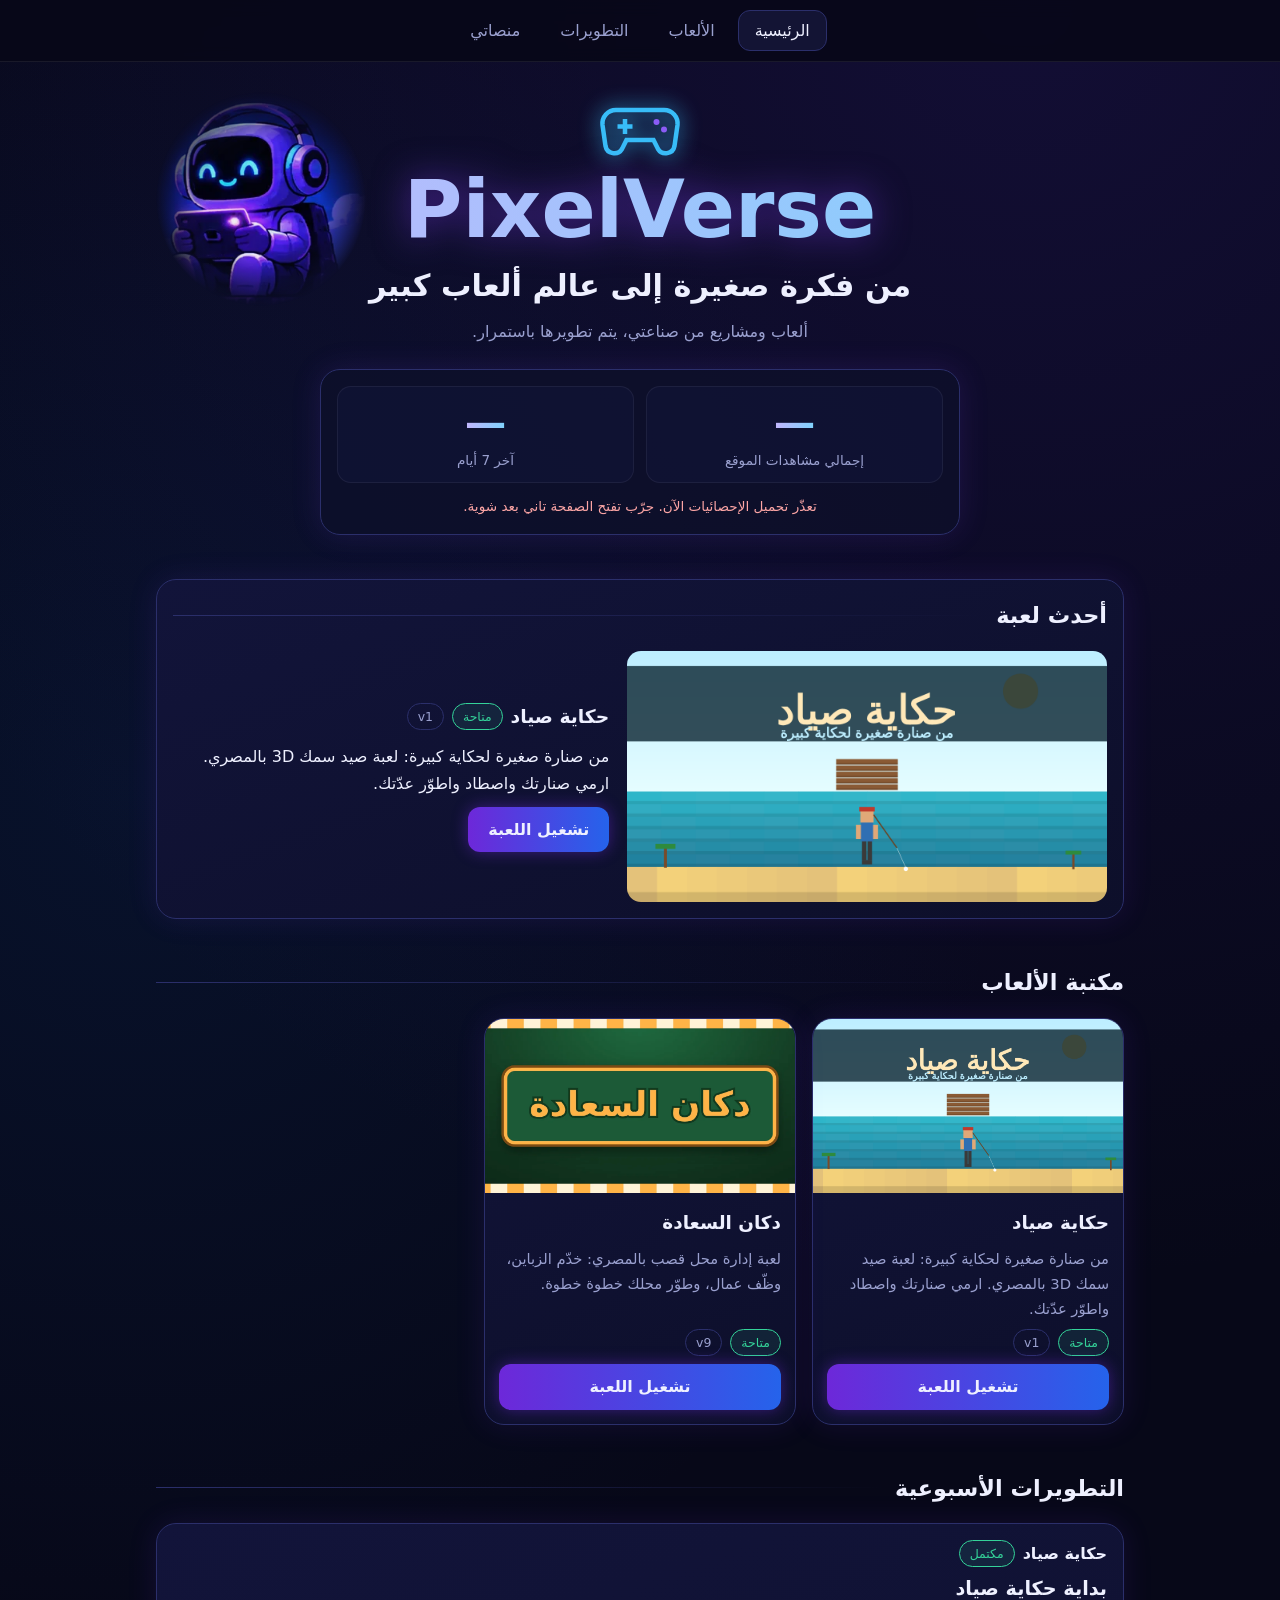
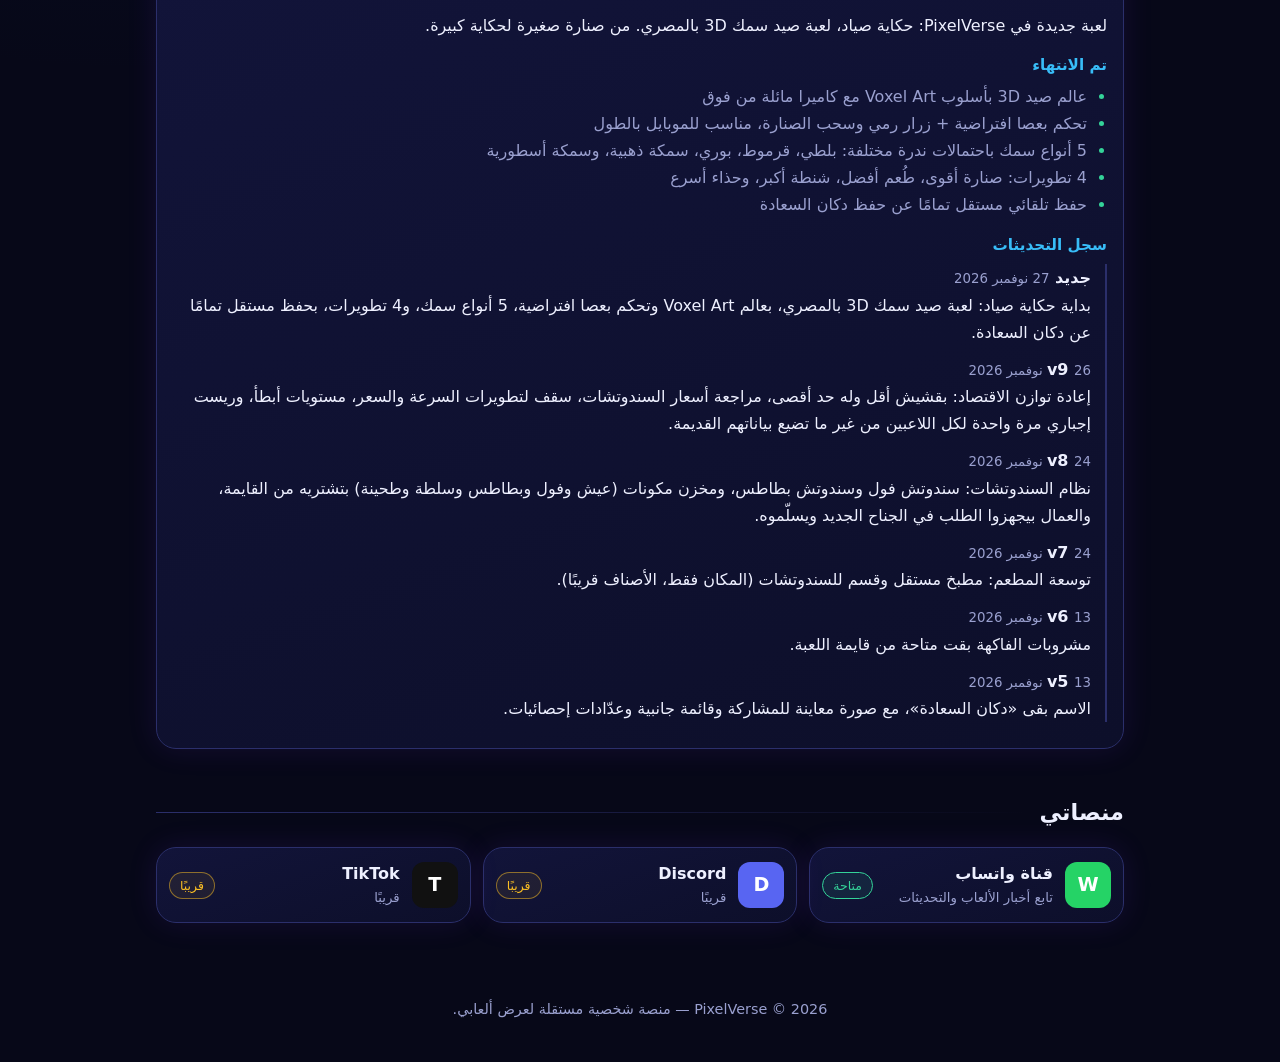
<file: index.html>
<!doctype html>
<html lang="ar" dir="rtl">
<head>
<meta charset="utf-8">
<meta name="viewport" content="width=device-width,initial-scale=1,viewport-fit=cover">
<title>PixelVerse | من فكرة صغيرة إلى عالم ألعاب كبير</title>
<meta name="description" content="PixelVerse منصة شخصية لعرض الألعاب التي أصنعها بنفسي: العب دكان السعادة، تابع التطويرات الأسبوعية وتواصل معي.">
<meta name="theme-color" content="#070818">
<link rel="canonical" href="https://srsizer643-crypto.github.io/pixelverse/">
<meta property="og:type" content="website"><meta property="og:locale" content="ar_AR">
<meta property="og:title" content="PixelVerse | من فكرة صغيرة إلى عالم ألعاب كبير">
<meta property="og:description" content="ألعاب ومشاريع من صناعتي، يتم تطويرها باستمرار.">
<meta property="og:image" content="https://srsizer643-crypto.github.io/pixelverse/og-pixelverse.jpg?v=1">
<link rel="icon" href="assets/images/favicon.svg" type="image/svg+xml">
<link rel="stylesheet" href="assets/css/style.css">
</head>
<body>
<header class="nav"><nav>
  <a href="#home" class="on">الرئيسية</a><a href="#games">الألعاب</a><a href="#weekly">التطويرات</a><a href="#platforms">منصاتي</a>
</nav></header>

<main>
<section id="home" class="hero">
  <img class="robot" src="assets/images/robot.webp" alt="روبوت PixelVerse" width="270" height="275" decoding="async">
  <svg class="pad" viewBox="0 0 64 40" aria-hidden="true"><path d="M16 8h32a9 9 0 0 1 9 10l-2 14a6 6 0 0 1-11 2l-3-6H23l-3 6a6 6 0 0 1-11-2L7 18a9 9 0 0 1 9-10z" fill="none" stroke="currentColor" stroke-width="3"/><path d="M22 14v10M17 19h10" stroke="currentColor" stroke-width="3"/><circle cx="43" cy="16" r="2"/><circle cx="48" cy="21" r="2"/></svg>
  <h1 class="logo" dir="ltr">PixelVerse</h1>
  <p class="tag">من فكرة صغيرة إلى عالم ألعاب كبير</p>
  <p class="sub">ألعاب ومشاريع من صناعتي، يتم تطويرها باستمرار.</p>

  <div class="stats" id="stats" aria-live="polite">
    <div class="stat"><b id="sp">—</b><span>إجمالي مشاهدات الموقع</span></div>
    <div class="stat"><b id="sw">—</b><span>آخر 7 أيام</span></div>
    <div class="spark" id="spark" hidden><div class="bars" id="bars"></div><span class="cap">المشاهدات اليومية</span></div>
    <p id="snote" class="snote">جاري تحميل الإحصائيات…</p>
  </div>
</section>

<section id="latest" class="card"><h2>أحدث لعبة</h2><div id="latestGame"></div></section>
<section id="games"><h2>مكتبة الألعاب</h2><div id="gameGrid" class="grid"></div></section>
<section id="weekly"><h2>التطويرات الأسبوعية</h2><div id="weeklyBox" class="card"></div></section>
<section id="platforms"><h2>منصاتي</h2><div id="platList" class="plats"></div></section>
</main>

<footer>PixelVerse © <span id="yr"></span> — منصة شخصية مستقلة لعرض ألعابي.</footer>
<script src="data/site.js"></script>
<script src="assets/js/app.js" defer></script>
<script src="assets/js/stats.js" defer></script>
</body>
</html>
</file>
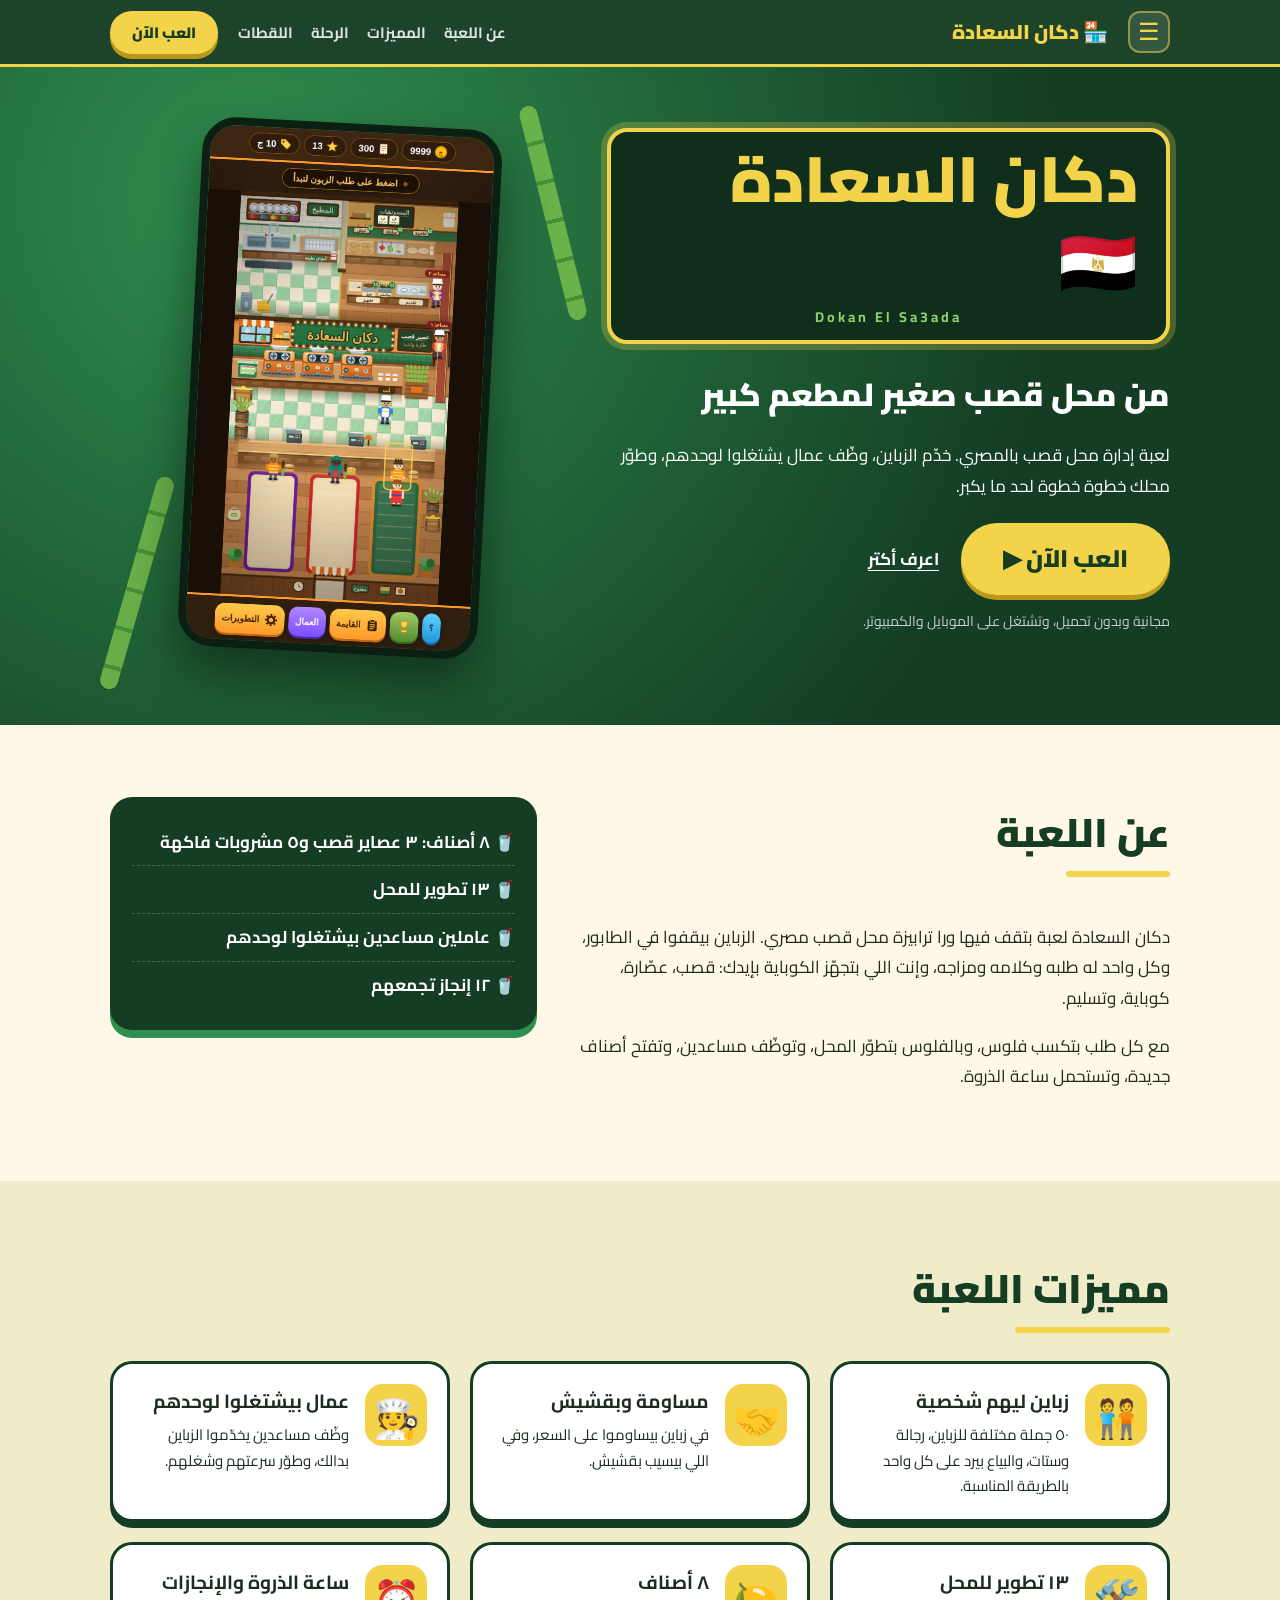
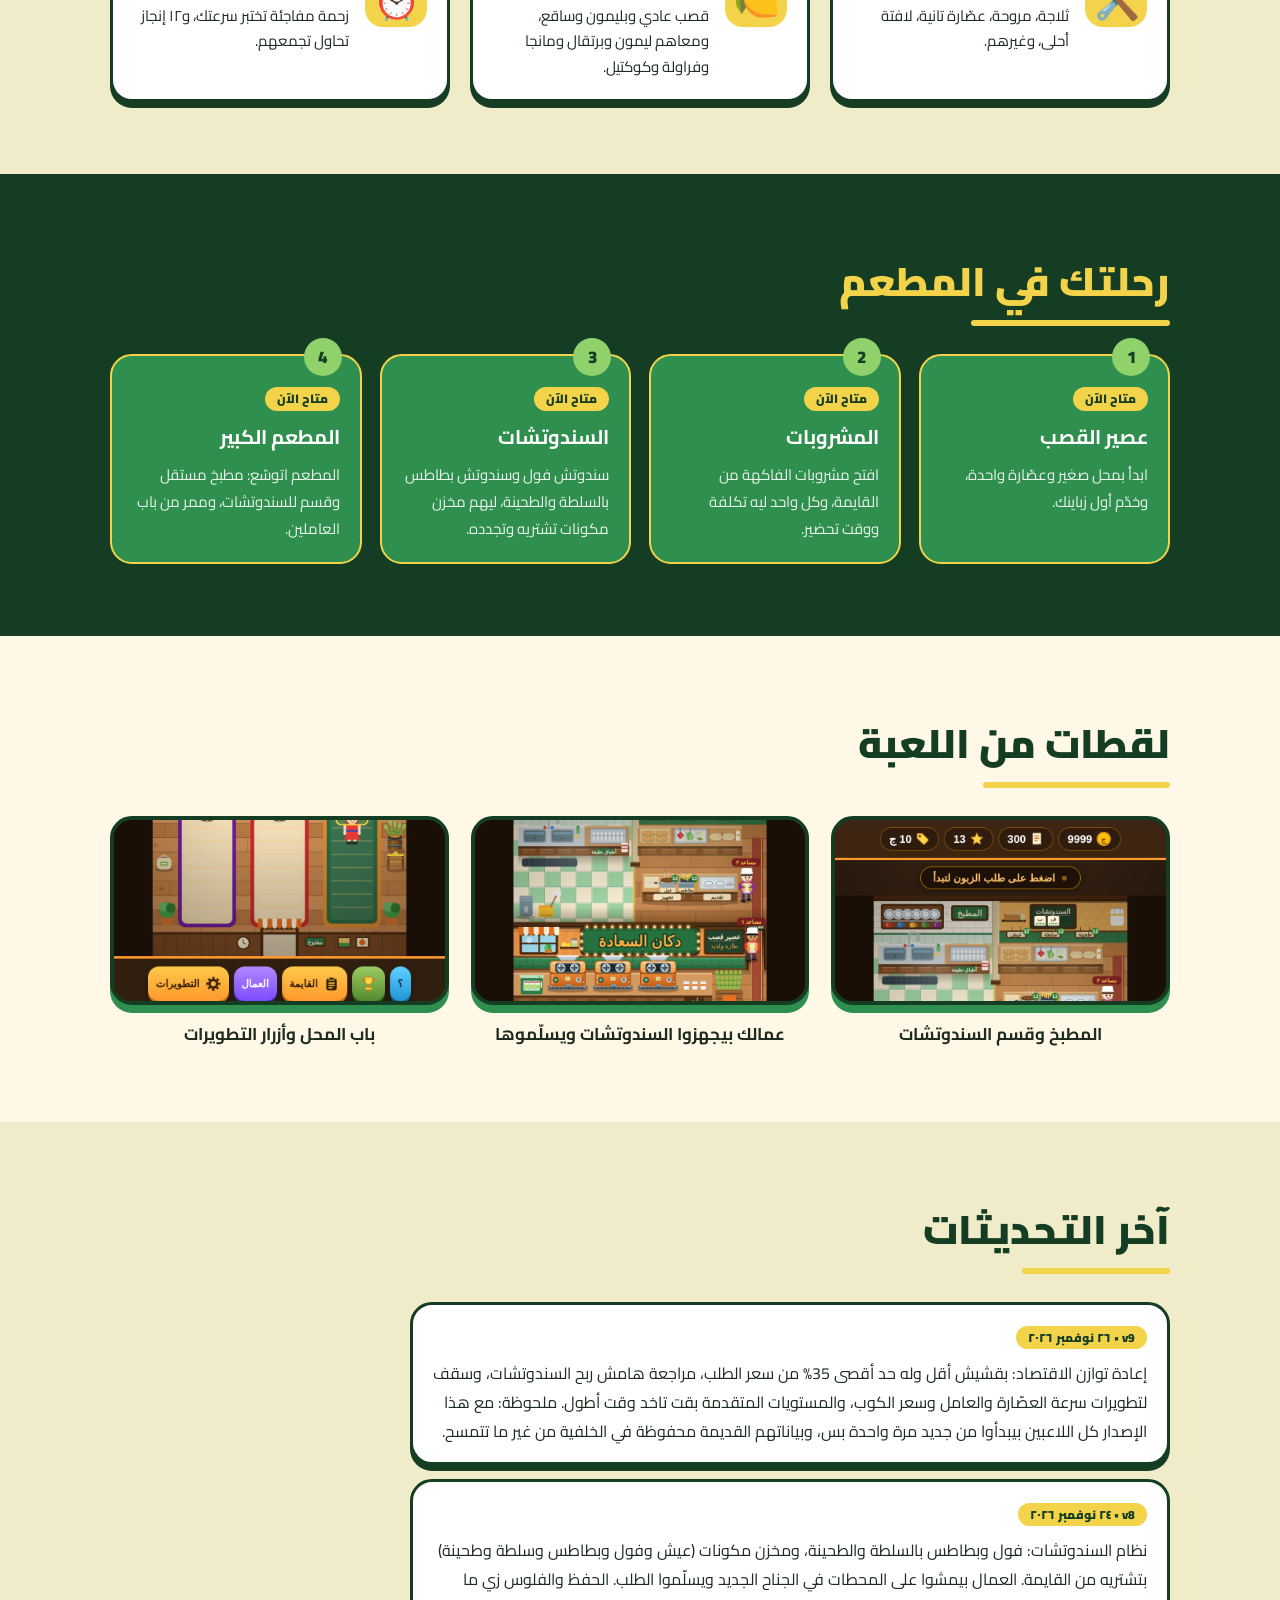
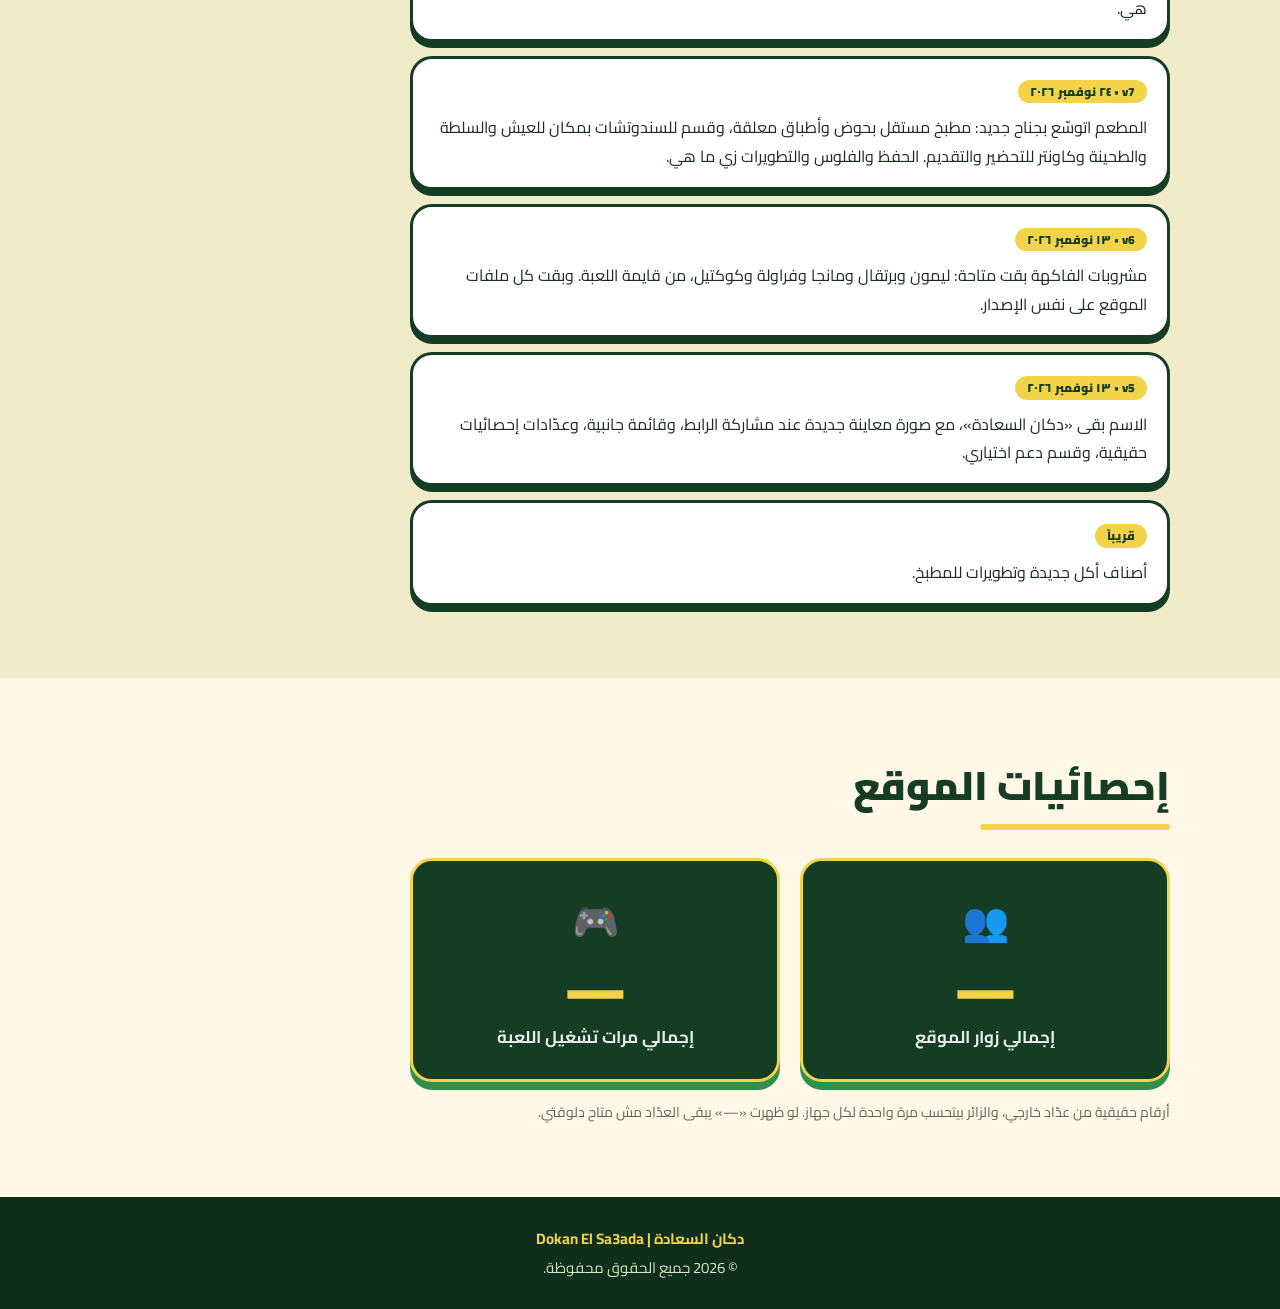
<file: games/dokan/index.html>
<!DOCTYPE html>
<!-- دكان السعادة | الإصدار v9 | تاريخ التحديث 2026-11-26 -->
<html lang="ar" dir="rtl">
<head>
<meta charset="utf-8">
<meta name="viewport" content="width=device-width, initial-scale=1, viewport-fit=cover">
<title>دكان السعادة 🇪🇬 | Dokan El Sa3ada – الموقع الرسمي للعبة</title>
<meta name="description" content="الموقع الرسمي للعبة دكان السعادة: لعبة إدارة محل قصب بالمصري. خدّم الزباين، وظّف عمال، وطوّر محلك. العب مجاناً من الموبايل أو الكمبيوتر.">
<meta property="og:site_name" content="دكان السعادة"><meta property="og:title" content="دكان السعادة 🇪🇬 | Dokan El Sa3ada"><meta property="og:description" content="من محل قصب صغير لمطعم كبير. العب مجاناً."><meta property="og:type" content="website"><meta property="og:locale" content="ar_EG"><meta property="og:url" content="https://srsizer643-crypto.github.io/g3an_3tshan/"><meta property="og:image" content="https://srsizer643-crypto.github.io/g3an_3tshan/og-dokan.png?v=8"><meta property="og:image:type" content="image/png"><meta property="og:image:width" content="1200"><meta property="og:image:height" content="630"><meta property="og:image:alt" content="دكان السعادة – لعبة إدارة محل قصب بالمصري"><meta name="twitter:card" content="summary_large_image"><meta name="twitter:title" content="دكان السعادة 🇪🇬 | Dokan El Sa3ada"><meta name="twitter:description" content="من محل قصب صغير لمطعم كبير. العب مجاناً."><meta name="twitter:image" content="https://srsizer643-crypto.github.io/g3an_3tshan/og-dokan.png?v=8">
<meta name="theme-color" content="#143d24">
<link rel="icon" type="image/png" sizes="512x512" href="icon.png?v=10"><link rel="apple-touch-icon" href="icon.png?v=10">
<link rel="icon" href="data:image/svg+xml,%3Csvg xmlns='http://www.w3.org/2000/svg' viewBox='0 0 100 100'%3E%3Crect width='100' height='100' rx='22' fill='%23c26a0e'/%3E%3Ctext x='50' y='72' font-size='60' text-anchor='middle'%3E%F0%9F%8F%AA%3C/text%3E%3C/svg%3E">
<link rel="preconnect" href="https://fonts.googleapis.com"><link rel="preconnect" href="https://fonts.gstatic.com" crossorigin>
<link href="https://fonts.googleapis.com/css2?family=Cairo:wght@500;700;900&display=swap" rel="stylesheet">
<link rel="stylesheet" href="style.css?v=10">
</head>
<body>

<header class="nav">
  <div class="wrap">
    <button class="menu-btn" id="menuBtn" type="button" aria-label="فتح القائمة" aria-controls="menu" aria-expanded="false">☰</button>
    <a class="logo" href="#top">🏪 دكان السعادة</a>
    <nav aria-label="أقسام الموقع">
      <a href="#about">عن اللعبة</a>
      <a href="#features">المميزات</a>
      <a href="#journey">الرحلة</a>
      <a href="#shots">اللقطات</a>
    </nav>
    <button class="btn sm" data-play>العب الآن</button>
  </div>
</header>

<div class="menu-back" id="menuBack"></div>
<aside class="menu" id="menu" aria-hidden="true" aria-label="القائمة الجانبية">
  <div class="menu-head"><b>🏪 دكان السعادة</b><button id="menuClose" type="button" aria-label="إغلاق القائمة">✕</button></div>
  <ul>
    <li><a href="#top">🏠 الرئيسية</a></li>
    <li><button type="button" data-play>▶ العب الآن</button></li>
    <li><a href="#shots">📸 صور اللعبة</a></li>
    <li><a href="#updates">🆕 آخر التحديثات</a></li>
    <li><a href="#stats">📊 إحصائيات الموقع</a></li>
    <li><button type="button" id="supportBtn" aria-expanded="false" aria-controls="support">💛 ادعم المطور</button></li>
    <li><a href="#about">ℹ️ عن اللعبة</a></li>
  </ul>
  <div class="support" id="support" hidden>
    <h3>ادعم دكان السعادة</h3>
    <p>الدعم اختياري تماماً، واللعبة هتفضل مجانية للجميع سواء دعمت أو لأ. لو عجبتك وحبيت تساعد في تطويرها، ده رقم Vodafone Cash:</p>
    <div class="num" dir="ltr">01016900850</div>
    <button class="btn sm" id="copyNum" type="button">نسخ الرقم</button>
    <small>شكراً من قلبي 🧡</small>
  </div>
</aside>

<main id="top">
  <section class="hero">
    <div class="wrap">
      <div class="hero-txt">
        <div class="sign"><h1>دكان السعادة 🇪🇬</h1><small>Dokan El Sa3ada</small></div>
        <p class="lead">من محل قصب صغير لمطعم كبير</p>
        <p>لعبة إدارة محل قصب بالمصري. خدّم الزباين، وظّف عمال يشتغلوا لوحدهم، وطوّر محلك خطوة خطوة لحد ما يكبر.</p>
        <div class="cta">
          <button class="btn big" data-play>العب الآن ▶</button>
          <a class="link" href="#about">اعرف أكتر</a>
        </div>
        <p class="note">مجانية وبدون تحميل، وتشتغل على الموبايل والكمبيوتر.</p>
      </div>
      <div class="art">
        <span class="cane c1"></span><span class="cane c2"></span>
        <div class="phone"><img src="preview.png?v=10" width="840" height="1520" alt="لقطة حقيقية من اللعبة: العمال بيجهزوا السندوتشات في الجناح الجديد"></div>
      </div>
    </div>
  </section>

  <section class="s" id="about">
    <div class="wrap about">
      <div>
        <h2>عن اللعبة</h2>
        <p>دكان السعادة لعبة بتقف فيها ورا ترابيزة محل قصب مصري. الزباين بيقفوا في الطابور، وكل واحد له طلبه وكلامه ومزاجه، وإنت اللي بتجهّز الكوباية بإيدك: قصب، عصّارة، كوباية، وتسليم.</p>
        <p>مع كل طلب بتكسب فلوس، وبالفلوس بتطوّر المحل، وتوظّف مساعدين، وتفتح أصناف جديدة، وتستحمل ساعة الذروة.</p>
      </div>
      <ul class="facts">
        <li>٨ أصناف: ٣ عصاير قصب و٥ مشروبات فاكهة</li>
        <li>١٣ تطوير للمحل</li>
        <li>عاملين مساعدين بيشتغلوا لوحدهم</li>
        <li>١٢ إنجاز تجمعهم</li>
      </ul>
    </div>
  </section>

  <section class="s alt" id="features">
    <div class="wrap">
      <h2>مميزات اللعبة</h2>
      <div class="grid">
        <article class="f"><i>🧑‍🤝‍🧑</i><div><h3>زباين ليهم شخصية</h3><p>٥٠ جملة مختلفة للزباين، رجالة وستات، والبياع بيرد على كل واحد بالطريقة المناسبة.</p></div></article>
        <article class="f"><i>🤝</i><div><h3>مساومة وبقشيش</h3><p>في زباين بيساوموا على السعر، وفي اللي بيسيب بقشيش.</p></div></article>
        <article class="f"><i>🧑‍🍳</i><div><h3>عمال بيشتغلوا لوحدهم</h3><p>وظّف مساعدين يخدّموا الزباين بدالك، وطوّر سرعتهم وشغلهم.</p></div></article>
        <article class="f"><i>🛠️</i><div><h3>١٣ تطوير للمحل</h3><p>ثلاجة، مروحة، عصّارة تانية، لافتة أحلى، وغيرهم.</p></div></article>
        <article class="f"><i>🍋</i><div><h3>٨ أصناف</h3><p>قصب عادي وبليمون وساقع، ومعاهم ليمون وبرتقال ومانجا وفراولة وكوكتيل.</p></div></article>
        <article class="f"><i>⏰</i><div><h3>ساعة الذروة والإنجازات</h3><p>زحمة مفاجئة تختبر سرعتك، و١٢ إنجاز تحاول تجمعهم.</p></div></article>
      </div>
    </div>
  </section>

  <section class="s dark" id="journey">
    <div class="wrap">
      <h2>رحلتك في المطعم</h2>
      <ol class="steps">
        <li class="on"><span class="b">متاح الآن</span><h3>عصير القصب</h3><p>ابدأ بمحل صغير وعصّارة واحدة، وخدّم أول زباينك.</p></li>
        <li class="on"><span class="b">متاح الآن</span><h3>المشروبات</h3><p>افتح مشروبات الفاكهة من القايمة، وكل واحد ليه تكلفة ووقت تحضير.</p></li>
        <li class="on"><span class="b">متاح الآن</span><h3>السندوتشات</h3><p>سندوتش فول وسندوتش بطاطس بالسلطة والطحينة، ليهم مخزن مكونات تشتريه وتجدده.</p></li>
        <li class="on"><span class="b">متاح الآن</span><h3>المطعم الكبير</h3><p>المطعم اتوسّع: مطبخ مستقل وقسم للسندوتشات، وممر من باب العاملين.</p></li>
      </ol>
    </div>
  </section>

  <section class="s" id="shots">
    <div class="wrap">
      <h2>لقطات من اللعبة</h2>
      <div class="shots">
        <figure class="shot"><div class="crop"><img src="preview.png?v=10" loading="lazy" alt="الجناح الجديد: المطبخ بحوضه وأطباقه المعلقة وقسم السندوتشات" style="margin-top:0"></div><figcaption>المطبخ وقسم السندوتشات</figcaption></figure>
        <figure class="shot"><div class="crop"><img src="preview.png?v=10" loading="lazy" alt="العمال بيجهزوا السندوتشات من الجناح الجديد ويسلّموها" style="margin-top:-35.71%"></div><figcaption>عمالك بيجهزوا السندوتشات ويسلّموها</figcaption></figure>
        <figure class="shot"><div class="crop"><img src="preview.png?v=10" loading="lazy" alt="باب المحل وشريط التطويرات والعمال والقايمة" style="margin-top:-123.81%"></div><figcaption>باب المحل وأزرار التطويرات</figcaption></figure>
      </div>
    </div>
  </section>
  <section class="s alt" id="updates">
    <div class="wrap">
      <h2>آخر التحديثات</h2>
      <ul class="upd">
        <li><span class="b">v9 • ٢٦ نوفمبر ٢٠٢٦</span><p>إعادة توازن الاقتصاد: بقشيش أقل وله حد أقصى 35% من سعر الطلب، مراجعة هامش ربح السندوتشات، وسقف لتطويرات سرعة العصّارة والعامل وسعر الكوب، والمستويات المتقدمة بقت تاخد وقت أطول. ملحوظة: مع هذا الإصدار كل اللاعبين بيبدأوا من جديد مرة واحدة بس، وبياناتهم القديمة محفوظة في الخلفية من غير ما تتمسح.</p></li>
        <li><span class="b">v8 • ٢٤ نوفمبر ٢٠٢٦</span><p>نظام السندوتشات: فول وبطاطس بالسلطة والطحينة، ومخزن مكونات (عيش وفول وبطاطس وسلطة وطحينة) بتشتريه من القايمة. العمال بيمشوا على المحطات في الجناح الجديد ويسلّموا الطلب. الحفظ والفلوس زي ما هي.</p></li>
        <li><span class="b">v7 • ٢٤ نوفمبر ٢٠٢٦</span><p>المطعم اتوسّع بجناح جديد: مطبخ مستقل بحوض وأطباق معلقة، وقسم للسندوتشات بمكان للعيش والسلطة والطحينة وكاونتر للتحضير والتقديم. الحفظ والفلوس والتطويرات زي ما هي.</p></li>
        <li><span class="b">v6 • ١٣ نوفمبر ٢٠٢٦</span><p>مشروبات الفاكهة بقت متاحة: ليمون وبرتقال ومانجا وفراولة وكوكتيل، من قايمة اللعبة. وبقت كل ملفات الموقع على نفس الإصدار.</p></li>
        <li><span class="b">v5 • ١٣ نوفمبر ٢٠٢٦</span><p>الاسم بقى «دكان السعادة»، مع صورة معاينة جديدة عند مشاركة الرابط، وقائمة جانبية، وعدّادات إحصائيات حقيقية، وقسم دعم اختياري.</p></li>
        <li><span class="b">قريباً</span><p>أصناف أكل جديدة وتطويرات للمطبخ.</p></li>
      </ul>
    </div>
  </section>

  <section class="s" id="stats">
    <div class="wrap">
      <h2>إحصائيات الموقع</h2>
      <div class="stat-grid">
        <div class="stat"><i>👥</i><b data-stat="visitors">…</b><span>إجمالي زوار الموقع</span></div>
        <div class="stat"><i>🎮</i><b data-stat="plays">…</b><span>إجمالي مرات تشغيل اللعبة</span></div>
      </div>
      <p class="stat-note">أرقام حقيقية من عدّاد خارجي، والزائر بيتحسب مرة واحدة لكل جهاز. لو ظهرت «—» يبقى العدّاد مش متاح دلوقتي.</p>
    </div>
  </section>
</main>

<footer>
  <div class="wrap">
    <b>دكان السعادة | Dokan El Sa3ada</b>
    <span>© 2026 جميع الحقوق محفوظة.</span>
  </div>
</footer>

<section id="play" hidden aria-label="شاشة اللعب">
  <div class="pbar">
    <button id="back" type="button">→ الرجوع للموقع</button>
    <b>دكان السعادة</b>
    <button id="fs" type="button">ملء الشاشة</button>
  </div>
  <iframe id="frame" title="لعبة دكان السعادة" allow="fullscreen" loading="eager"></iframe>
</section>

<script src="script.js?v=10"></script>
</body>
</html>
</file>
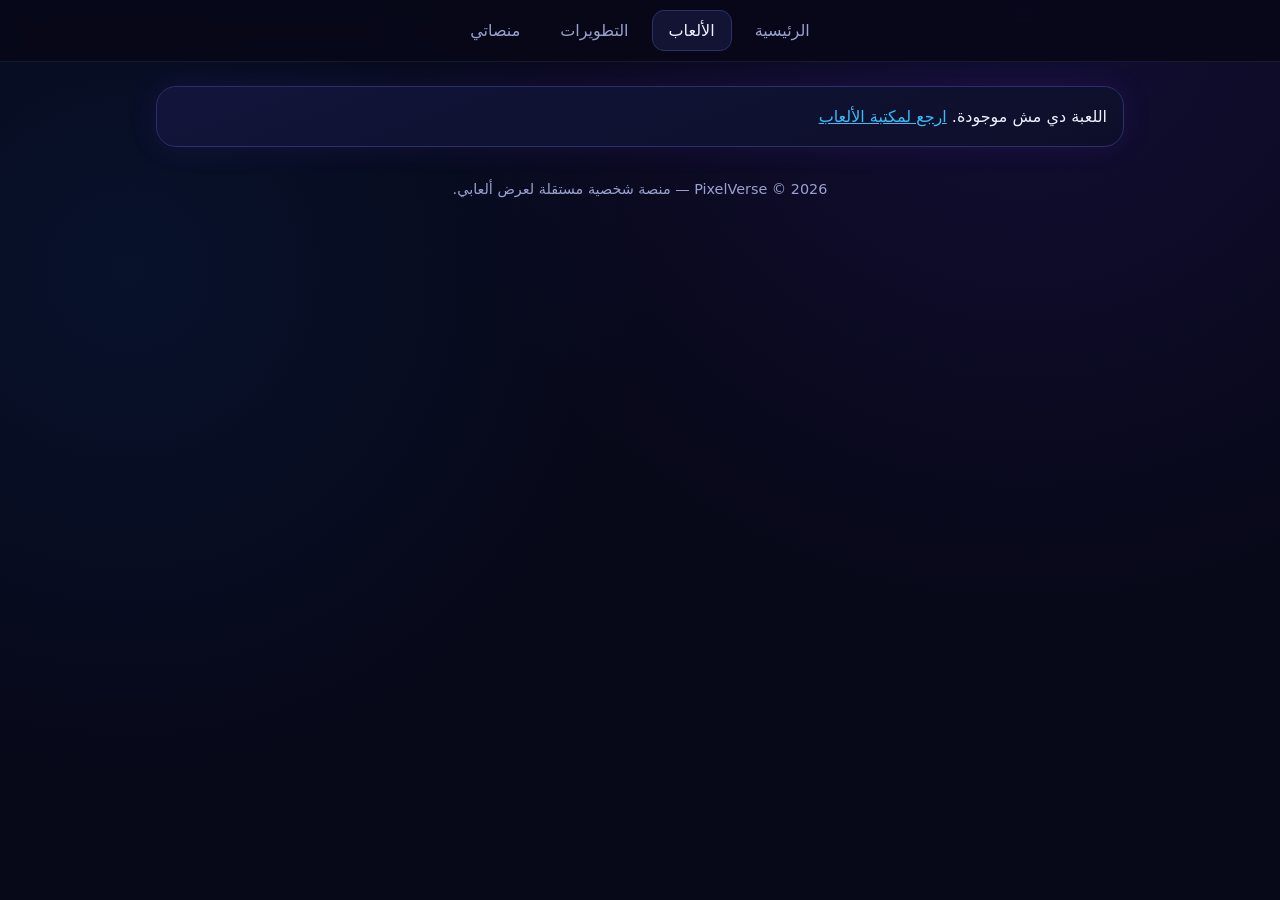
<file: pages/game.html>
<!doctype html>
<html lang="ar" dir="rtl">
<head>
<meta charset="utf-8">
<meta name="viewport" content="width=device-width,initial-scale=1,viewport-fit=cover">
<title>لعبة | PixelVerse</title>
<meta name="theme-color" content="#070818">
<link rel="icon" href="../assets/images/favicon.svg" type="image/svg+xml">
<link rel="stylesheet" href="../assets/css/style.css">
</head>
<body class="gpage">
<header class="nav"><nav>
  <a href="../index.html#home">الرئيسية</a><a href="../index.html#games" class="on">الألعاب</a><a href="../index.html#weekly">التطويرات</a><a href="../index.html#platforms">منصاتي</a>
</nav></header>

<main>
  <p id="gMissing" class="card" hidden>اللعبة دي مش موجودة. <a class="lnk" href="../index.html#games">ارجع لمكتبة الألعاب</a></p>

  <section id="gInfo" class="gp" hidden>
    <img id="gImg" class="gshot" alt="" width="420" height="760" decoding="async">
    <div class="gtxt">
      <div class="row"><h1 id="gName"></h1></div>
      <div class="row" id="gBadges"></div>
      <p id="gDesc" class="gdesc"></p>
      <ul class="ginfo" id="gMeta"></ul>
      <div class="row">
        <button id="gPlay" class="btn big" type="button">تشغيل اللعبة</button>
        <a class="btn ghost" href="../index.html#games">مكتبة الألعاب</a>
      </div>
      <p class="snote">تقدمك في اللعبة بيتحفظ تلقائي في متصفحك.</p>
    </div>
  </section>

  <section id="gPlayer" class="player" hidden>
    <div class="pbar">
      <button id="pBack" type="button">رجوع</button>
      <b id="pTitle"></b>
      <button id="pFull" type="button">ملء الشاشة</button>
    </div>
    <div class="frame"><iframe id="gFrame" title="اللعبة" allow="fullscreen" referrerpolicy="no-referrer-when-downgrade"></iframe></div>
    <p class="snote">اللعبة مش ظاهرة؟ <a id="pOpen" class="lnk" target="_blank" rel="noopener">افتحها في صفحة لوحدها</a> · <a class="lnk" href="../index.html#games">مكتبة الألعاب</a></p>
  </section>
</main>

<footer>PixelVerse © <span id="yr"></span> — منصة شخصية مستقلة لعرض ألعابي.</footer>
<script src="../data/site.js"></script>
<script src="../assets/js/game-page.js" defer></script>
<script src="../assets/js/stats.js" defer></script>
</body>
</html>
</file>
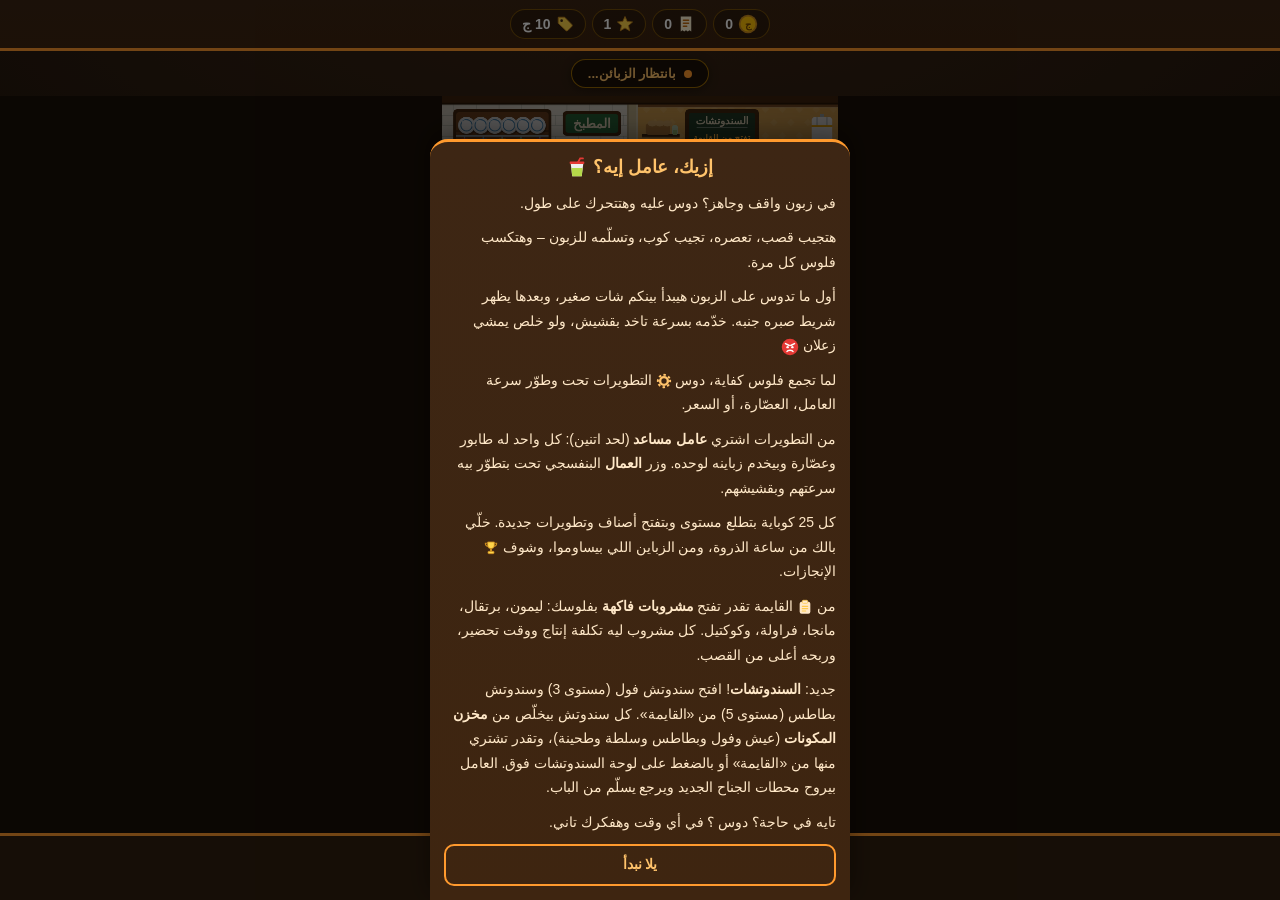
<file: games/dokan/game.html>
<!DOCTYPE html>
<!-- دكان السعادة | الإصدار v9 | تاريخ التحديث 2026-11-26 -->
<html lang="ar" dir="rtl">
<head>
<meta charset="utf-8">
<meta name="viewport" content="width=device-width, initial-scale=1, viewport-fit=cover">
<title>دكان السعادة 🇪🇬 | لعبة إدارة محل عصير قصب</title>
<meta name="description" content="دكان السعادة: لعبة إدارة محل عصير قصب بالعربي. خدّم الزباين، وظّف عمال، وطوّر محلك. العب مجاناً من الموبايل.">
<meta property="og:site_name" content="دكان السعادة"><meta property="og:title" content="دكان السعادة 🇪🇬 | لعبة إدارة محل عصير قصب"><meta property="og:description" content="خدّم الزباين، وظّف عمال، وطوّر محلك. العب مجاناً من الموبايل."><meta property="og:url" content="https://srsizer643-crypto.github.io/g3an_3tshan/game.html"><meta property="og:image" content="https://srsizer643-crypto.github.io/g3an_3tshan/og-dokan.png?v=8"><meta property="og:image:type" content="image/png"><meta property="og:image:width" content="1200"><meta property="og:image:height" content="630"><meta property="og:image:alt" content="دكان السعادة – لعبة إدارة محل قصب بالمصري"><meta name="twitter:card" content="summary_large_image"><meta name="twitter:title" content="دكان السعادة 🇪🇬 | لعبة إدارة محل عصير قصب"><meta name="twitter:description" content="خدّم الزباين، وظّف عمال، وطوّر محلك. العب مجاناً من الموبايل."><meta name="twitter:image" content="https://srsizer643-crypto.github.io/g3an_3tshan/og-dokan.png?v=8"><meta property="og:type" content="website"><meta property="og:locale" content="ar_EG">
<meta name="theme-color" content="#31200f"><link rel="icon" type="image/png" sizes="512x512" href="icon.png?v=10"><link rel="apple-touch-icon" href="icon.png?v=10"><meta name="apple-mobile-web-app-title" content="دكان السعادة"><meta name="apple-mobile-web-app-capable" content="yes"><meta name="mobile-web-app-capable" content="yes">
<link rel="icon" href="data:image/svg+xml,%3Csvg xmlns='http://www.w3.org/2000/svg' viewBox='0 0 100 100'%3E%3Crect width='100' height='100' rx='22' fill='%23c26a0e'/%3E%3Ctext x='50' y='72' font-size='60' text-anchor='middle'%3E%F0%9F%8F%AA%3C/text%3E%3C/svg%3E">
<link rel="stylesheet" href="game.css?v=11">
</head>
<body>
<div id="upgradeToast"></div>
<div id="app">
<div id="hud"><span id="hm"></span><span id="hs"></span><span id="hl"></span><span id="hp"></span><span id="hr" style="display:none"></span></div>
<div id="hint">بانتظار الزبائن...</div>
<div id="wrap"><canvas id="c"></canvas><div id="chat"><div id="chatList"></div><div id="hagBtns"><button id="hagYes">موافق</button><button id="hagNo">لأ يا باشا</button></div></div></div>
<div id="bottomBar"><button id="btnTutorial" class="barbtn help">؟</button><button id="btnAch" class="barbtn ach" aria-label="الإنجازات"><i data-ic="trophy" data-s="22"></i></button><button id="btnMenu" class="barbtn"><i data-ic="menu" data-s="20"></i> القايمة</button><button id="btnWk" class="barbtn wk">العمال</button><button id="btnUpgrades" class="barbtn"><i data-ic="gear" data-s="20"></i> التطويرات</button></div>
</div>
<div id="upgradesOverlay" class="overlay">
<div class="panel">
<h2>التطويرات</h2>
<div id="shop"></div>
<button id="upgradesClose" class="panel-close">إغلاق</button>
</div>
</div>
<div id="menuOverlay" class="overlay">
<div class="panel">
<h2>القايمة <i data-ic="menu" data-s="22"></i></h2>
<div id="menuList"></div>
<button id="menuClose" class="panel-close">إغلاق</button>
</div>
</div>
<div id="wkOverlay" class="overlay"><div class="panel"><h2 id="wkTitle"></h2><div id="wkMoney" class="wmoney"></div><div id="wkList"></div><button id="wkClose" class="panel-close">إغلاق</button></div></div>
<div id="achOverlay" class="overlay">
<div class="panel">
<h2 id="achTitle"></h2>
<div id="achList"></div>
<button id="achClose" class="panel-close">إغلاق</button>
</div>
</div>
<div id="tutorialOverlay" class="overlay">
<div class="panel">
<h2>إزيك، عامل إيه؟ <i data-ic="cup" data-s="22"></i></h2>
<p>في زبون واقف وجاهز؟ دوس عليه وهتتحرك على طول.</p>
<p>هتجيب قصب، تعصره، تجيب كوب، وتسلّمه للزبون – وهتكسب فلوس كل مرة.</p>
<p>أول ما تدوس على الزبون هيبدأ بينكم شات صغير، وبعدها يظهر شريط صبره جنبه. خدّمه بسرعة تاخد بقشيش، ولو خلص يمشي زعلان <i data-ic="angry" data-s="18"></i></p>
<p>لما تجمع فلوس كفاية، دوس <i data-ic="gear" data-s="16" style="color:#ffc36b"></i> التطويرات تحت وطوّر سرعة العامل، العصّارة، أو السعر.</p>
<p>من التطويرات اشتري <b>عامل مساعد</b> (لحد اتنين): كل واحد له طابور وعصّارة وبيخدم زباينه لوحده. وزر <b>العمال</b> البنفسجي تحت بتطوّر بيه سرعتهم وبقشيشهم.</p>
<p>كل 25 كوباية بتطلع مستوى وبتفتح أصناف وتطويرات جديدة. خلّي بالك من ساعة الذروة، ومن الزباين اللي بيساوموا، وشوف <i data-ic="trophy" data-s="16"></i> الإنجازات.</p>
<p>من <i data-ic="menu" data-s="16"></i> القايمة تقدر تفتح <b>مشروبات فاكهة</b> بفلوسك: ليمون، برتقال، مانجا، فراولة، وكوكتيل. كل مشروب ليه تكلفة إنتاج ووقت تحضير، وربحه أعلى من القصب.</p>
<p>جديد: <b>السندوتشات</b>! افتح سندوتش فول (مستوى 3) وسندوتش بطاطس (مستوى 5) من «القايمة». كل سندوتش بيخلّص من <b>مخزن المكونات</b> (عيش وفول وبطاطس وسلطة وطحينة)، وتقدر تشتري منها من «القايمة» أو بالضغط على لوحة السندوتشات فوق. العامل بيروح محطات الجناح الجديد ويرجع يسلّم من الباب.</p>
<p>تايه في حاجة؟ دوس ؟ في أي وقت وهفكرك تاني.</p>
<button id="tutorialClose" class="panel-close">يلا نبدأ</button>
</div>
</div>
<script src="game.js?v=11"></script>
</body>
</html>
</file>
<file: assets/css/style.css>
:root{--bg:#070818;--card:#0d0f2a;--line:#2b2f6b;--p:#8b5cf6;--b:#38bdf8;--t:#eef0ff;--m:#9aa0cf;--ok:#34d399}
*{box-sizing:border-box;margin:0}
html{scroll-behavior:smooth;scroll-padding-top:70px}
body{background:radial-gradient(circle at 80% 0,#2a1a6e55,transparent 45%),radial-gradient(circle at 10% 30%,#0b3a7a33,transparent 40%),var(--bg);color:var(--t);font-family:Tahoma,"Segoe UI",system-ui,sans-serif;line-height:1.7;min-height:100vh}
a{color:inherit;text-decoration:none}
[hidden]{display:none!important}
.nav{position:sticky;top:0;z-index:9;background:#070818dd;backdrop-filter:blur(8px);border-bottom:1px solid #ffffff12;padding-top:env(safe-area-inset-top)}
.nav nav{display:flex;gap:6px;justify-content:center;padding:10px;overflow-x:auto}
.nav a{padding:6px 16px;border-radius:12px;border:1px solid transparent;color:var(--m);white-space:nowrap;transition:.2s}
.nav a:hover,.nav a.on{color:var(--t);border-color:var(--line);background:#2b2f6b55}
main{max-width:1000px;margin:auto;padding:0 16px}
section{margin:44px 0}
h2{font-size:1.4rem;margin-bottom:16px;display:flex;align-items:center;gap:12px}
h2::after{content:"";flex:1;height:1px;background:linear-gradient(90deg,var(--line),transparent)}
.hero{text-align:center;position:relative;padding:36px 0 0;margin-top:0}
.robot{position:absolute;left:0;top:30px;width:min(26vw,210px);height:auto;border-radius:24px;opacity:.95;-webkit-mask-image:radial-gradient(closest-side,#000 55%,transparent);mask-image:radial-gradient(closest-side,#000 55%,transparent);animation:fl 4s ease-in-out infinite}
@keyframes fl{50%{transform:translateY(-8px)}}
.pad{width:96px;color:var(--b);filter:drop-shadow(0 0 10px var(--b));fill:var(--p)}
.logo{font-size:clamp(2.6rem,10vw,5rem);line-height:1.1;background:linear-gradient(90deg,#c4b5fd,#7dd3fc);-webkit-background-clip:text;background-clip:text;color:transparent;filter:drop-shadow(0 0 18px #7c3aed88)}
.tag{font-size:clamp(1.2rem,4.5vw,1.9rem);font-weight:700;margin-top:6px}
.sub{color:var(--m);margin:6px 0 24px}
.stats{display:grid;grid-template-columns:1fr 1fr;gap:12px;background:#0d0f2acc;border:1px solid var(--line);border-radius:20px;padding:16px;max-width:640px;margin:auto;box-shadow:0 0 30px #7c3aed26}
.stat{display:flex;flex-direction:column;align-items:center;padding:10px 6px;border-radius:14px;background:#12143a99;border:1px solid #ffffff10;min-width:0}
.stat b{font-size:clamp(1.8rem,8vw,2.6rem);line-height:1.25;font-variant-numeric:tabular-nums;background:linear-gradient(90deg,#c4b5fd,#7dd3fc);-webkit-background-clip:text;background-clip:text;color:transparent}
.stat span{color:var(--m);font-size:.85rem}
.spark{grid-column:1/-1}
.bars{display:flex;gap:6px;height:128px}
.bar{flex:1;min-width:0;display:flex;flex-direction:column;align-items:center}
.bar em{font-style:normal;font-size:.72rem;line-height:18px;height:18px;color:var(--t)}
.bar .tr{flex:1;width:100%;display:flex;align-items:flex-end;justify-content:center;border-bottom:1px solid var(--line)}
.bar i{display:block;width:100%;max-width:34px;height:var(--h,0%);min-height:3px;border-radius:8px 8px 2px 2px;background:linear-gradient(180deg,var(--b),var(--p));transform:scaleY(0);transform-origin:bottom;transition:transform .8s cubic-bezier(.2,.8,.2,1)}
.bar.today i{box-shadow:0 0 12px var(--b)}
.bar.zero i{height:2px;min-height:2px;background:var(--line)}
.bar.na i{background:none;border:1px dashed var(--line);height:6px;min-height:0}
.bar small{font-size:.68rem;line-height:18px;color:var(--m);white-space:nowrap}
.stats.in .bar i{transform:scaleY(1)}
.spark .cap{display:block;color:var(--m);font-size:.82rem;margin-top:4px}
.snote{grid-column:1/-1;color:var(--m);font-size:.85rem}.snote:empty{display:none}.snote a{color:var(--b)}
.stats.err .snote{color:#fca5a5}
@media(prefers-reduced-motion:reduce){.bar i{transition:none;transform:scaleY(1)}}
.card{background:linear-gradient(160deg,#12143a,var(--card));border:1px solid var(--line);border-radius:20px;padding:16px;box-shadow:0 0 30px #7c3aed1f}
.grid{display:grid;grid-template-columns:repeat(auto-fill,minmax(250px,1fr));gap:16px}
.game{display:flex;flex-direction:column;overflow:hidden;padding:0;transition:.25s}
.game:hover{transform:translateY(-4px);border-color:var(--p)}
.game img{width:100%;aspect-ratio:16/9;object-fit:cover;background:#0a0b22}
.game .in{padding:14px;display:flex;flex-direction:column;gap:8px;flex:1}
.game h3{font-size:1.15rem}.game p{color:var(--m);font-size:.92rem;flex:1}
.row{display:flex;gap:8px;align-items:center;flex-wrap:wrap}
.badge{font-size:.78rem;padding:2px 10px;border-radius:99px;border:1px solid var(--line);color:var(--m)}
.b-available{color:var(--ok);border-color:var(--ok);background:#34d39918}
.b-dev,.b-soon{color:#fbbf24;border-color:#fbbf2480;background:#fbbf2412}
.btn{display:inline-block;padding:9px 20px;border-radius:12px;background:linear-gradient(90deg,#6d28d9,#2563eb);font-weight:700;box-shadow:0 0 16px #6d28d977;transition:.2s;text-align:center}
.btn:hover{filter:brightness(1.15)}
.btn.off{background:#2b2f6b66;box-shadow:none;color:var(--m);pointer-events:none}
.latest{display:grid;grid-template-columns:1.1fr 1fr;gap:18px;align-items:center}
.latest img{width:100%;border-radius:14px}.latest .in{display:flex;flex-direction:column;gap:10px;align-items:flex-start}
.wk h3{font-size:1.2rem;margin:6px 0}.wk ul{padding-inline-start:20px;color:var(--m)}.wk li::marker{color:var(--ok)}
.wk .ann{margin:12px 0 4px;padding:10px 14px;border-radius:14px;border:1px dashed var(--b);background:linear-gradient(90deg,#7c3aed26,#38bdf826);color:#fff;font-weight:800;text-align:center}
.wk h4{margin:14px 0 4px;color:var(--b);font-size:.95rem}
.hist{border-inline-start:2px solid var(--line);padding-inline-start:14px;margin-top:6px}
.hist div{margin-bottom:10px}.hist small{color:var(--m)}
.plats{display:grid;gap:12px;grid-template-columns:repeat(auto-fit,minmax(250px,1fr))}
.plat{display:flex;gap:12px;align-items:center;padding:12px;transition:.2s}
a.plat:hover{border-color:var(--p);transform:translateY(-2px)}
.ic{width:46px;height:46px;border-radius:12px;display:grid;place-items:center;font-weight:800;font-size:1.2rem;flex:none}
.plat .t{flex:1}.plat small{color:var(--m);display:block}
footer{text-align:center;color:var(--m);padding:30px 16px 40px;font-size:.9rem}
@media(max-width:700px){.robot{position:static;display:block;margin:0 auto 2px;width:128px;animation-duration:5s}.pad{display:none}.latest{grid-template-columns:1fr}.hero{padding-top:20px}}
@media(prefers-reduced-motion:reduce){*{animation:none!important;transition:none!important;scroll-behavior:auto!important}}

/* ===== صفحة اللعبة الداخلية ===== */
.gpage main{padding-top:24px}
.gp{display:grid;grid-template-columns:minmax(180px,300px) 1fr;gap:24px;align-items:center;margin:20px 0}
.gshot{width:100%;height:auto;border-radius:20px;border:1px solid var(--line);box-shadow:0 0 30px #7c3aed33;background:#0a0b22}
.gtxt{display:flex;flex-direction:column;gap:12px}
.gtxt h1{font-size:clamp(1.6rem,6vw,2.4rem);line-height:1.2}
.gdesc{color:var(--m)}
.ginfo{list-style:none;padding:12px 16px;border:1px solid var(--line);border-radius:14px;background:#0d0f2acc}
.ginfo b{color:var(--b)}
button.btn{border:0;color:inherit;font:inherit;font-weight:700;cursor:pointer}
.btn.big{padding:12px 28px;font-size:1.05rem}
.btn.ghost{background:#2b2f6b55;box-shadow:none;border:1px solid var(--line)}
.lnk{color:var(--b);text-decoration:underline}
.player{max-width:560px;margin:12px auto;background:#000;border:1px solid var(--line);border-radius:16px;overflow:hidden;display:flex;flex-direction:column}
.pbar{display:flex;align-items:center;justify-content:space-between;gap:8px;padding:8px 10px;background:#0d0f2a;border-bottom:1px solid var(--line)}
.pbar b{font-size:.95rem}
.pbar button{border:1px solid var(--line);background:#2b2f6b66;color:var(--t);font:inherit;font-size:.85rem;padding:6px 12px;border-radius:10px;cursor:pointer}
.frame{height:calc(100vh - 190px);height:calc(100dvh - 190px);min-height:420px;max-height:900px}
.frame iframe{width:100%;height:100%;border:0;display:block;background:#000}
.player>.snote{padding:8px 10px;background:#0d0f2a;text-align:center}
.player:fullscreen,.player:-webkit-full-screen{max-width:none;width:100%;height:100%;border-radius:0;border:0}
.player:fullscreen .frame,.player:-webkit-full-screen .frame,.player.pfs .frame{flex:1;height:auto;max-height:none;min-height:0}
.player:fullscreen>.snote,.player.pfs>.snote{display:none}
.player.pfs{position:fixed;inset:0;z-index:99;max-width:none;margin:0;border-radius:0;border:0;height:100vh;height:100dvh;padding-top:env(safe-area-inset-top)}
.noscroll{overflow:hidden}
@media(max-width:700px){.gp{grid-template-columns:1fr}.gshot{max-width:260px;margin:0 auto}.frame{height:calc(100dvh - 170px);min-height:380px}}
</file>
<file: games/dokan/style.css>
/* دكان السعادة | الإصدار v9 | تاريخ التحديث 2026-11-26 */
:root{--g1:#143d24;--g2:#2f8f4e;--g3:#8fd16a;--y:#f3d34a;--cream:#fff8e6;--ink:#1d2b20;
 --r:22px;box-sizing:border-box;padding-top:env(safe-area-inset-top,0px);padding-bottom:env(safe-area-inset-bottom,0px)}
*,*::before,*::after{box-sizing:inherit}
html{scroll-behavior:smooth;scroll-padding-top:70px;background:var(--cream)}
html.playing,html.playing body{overflow:hidden;height:100%}
body{margin:0;font-family:'Cairo',Tahoma,'Segoe UI',sans-serif;color:var(--ink);background:var(--cream);line-height:1.8;font-size:17px}
img{max-width:100%;display:block}
.wrap{max-width:1100px;margin:auto;padding:0 20px}
/* nav */
.nav{position:sticky;top:0;z-index:20;background:rgba(20,61,36,.96);backdrop-filter:blur(8px);color:#fff;border-bottom:3px solid var(--y)}
.nav .wrap{display:flex;align-items:center;gap:20px;height:64px}
.logo{font-weight:900;font-size:20px;color:var(--y);text-decoration:none;white-space:nowrap}
.nav nav{display:flex;gap:18px;margin-inline-start:auto}
.nav nav a{color:#fff;text-decoration:none;font-weight:700;font-size:15px;opacity:.85;transition:.2s}
.nav nav a:hover{opacity:1;color:var(--y)}
/* buttons */
.btn{font:inherit;font-weight:900;border:0;cursor:pointer;color:var(--g1);background:var(--y);border-radius:999px;padding:8px 22px;box-shadow:0 5px 0 #b8991c;transition:transform .15s,box-shadow .15s}
.btn:hover{transform:translateY(-2px);box-shadow:0 7px 0 #b8991c}
.btn:active{transform:translateY(4px);box-shadow:0 1px 0 #b8991c}
.btn.big{font-size:24px;padding:14px 42px}
.btn.sm{font-size:15px}
/* hero */
.hero{background:radial-gradient(circle at 20% 20%,var(--g2),var(--g1) 70%);color:#fff;overflow:hidden;padding:56px 0 72px}
.hero .wrap{display:grid;grid-template-columns:1.1fr .9fr;gap:36px;align-items:center}
.sign{display:inline-block;background:#0f2e1b;border:4px solid var(--y);border-radius:20px;padding:6px 28px 10px;box-shadow:0 0 0 6px rgba(243,211,74,.25);margin-bottom:12px}
.sign h1{margin:0;font-size:clamp(38px,7vw,64px);font-weight:900;color:var(--y);line-height:1.3}
.sign small{display:block;letter-spacing:3px;color:var(--g3);font-weight:700;direction:ltr;text-align:center}
.lead{font-size:clamp(22px,3.6vw,32px);font-weight:900;margin:.3em 0}
.cta{display:flex;align-items:center;gap:22px;flex-wrap:wrap;margin:22px 0 8px}
.link{color:#fff;font-weight:700;text-underline-offset:5px}
.note{opacity:.75;font-size:14px}
.art{position:relative;display:flex;justify-content:center}
.phone{width:min(300px,78vw);border:8px solid #0b1f13;border-radius:34px;overflow:hidden;box-shadow:0 24px 50px rgba(0,0,0,.45);transform:rotate(3deg);animation:float 5s ease-in-out infinite}
.phone img{width:100%;height:auto}
.cane{position:absolute;width:18px;height:220px;border-radius:9px;background:repeating-linear-gradient(#7bc24d 0 36px,#4f9a33 36px 40px);opacity:.8}
.c1{inset-inline-start:2%;top:-20px;transform:rotate(-14deg)}.c2{inset-inline-end:4%;bottom:-40px;transform:rotate(16deg)}
@keyframes float{50%{transform:rotate(3deg) translateY(-12px)}}
/* sections */
.s{padding:72px 0}
.s.alt{background:#f0ecc9}
.s.dark{background:var(--g1);color:#fff}
h2{font-size:clamp(28px,5vw,40px);font-weight:900;margin:0 0 28px;color:var(--g1);position:relative;display:inline-block}
h2::after{content:"";display:block;height:6px;width:60%;background:var(--y);border-radius:4px;margin-top:2px}
.dark h2{color:var(--y)}
.about{display:grid;grid-template-columns:1.4fr 1fr;gap:36px;align-items:start}
.facts{list-style:none;margin:0;padding:22px;background:var(--g1);color:#fff;border-radius:var(--r);font-weight:700;box-shadow:0 8px 0 var(--g2)}
.facts li{padding:8px 0 8px 0;border-bottom:1px dashed rgba(255,255,255,.2)}
.facts li:last-child{border:0}
.facts li::before{content:"🥤 "}
.grid{display:grid;grid-template-columns:repeat(auto-fit,minmax(290px,1fr));gap:20px}
.f{display:flex;gap:16px;background:#fff;border-radius:var(--r);padding:20px;border:3px solid var(--g1);box-shadow:0 6px 0 var(--g1);transition:transform .2s}
.f:hover{transform:translateY(-4px)}
.f i{font-style:normal;font-size:38px;flex:none;width:62px;height:62px;display:grid;place-items:center;background:var(--y);border-radius:18px}
.f h3{margin:0 0 4px;font-size:19px}.f p{margin:0;font-size:15px;line-height:1.7}
/* journey */
.steps{list-style:none;margin:0;padding:0;display:grid;grid-template-columns:repeat(auto-fit,minmax(220px,1fr));gap:18px;counter-reset:st}
.steps li{position:relative;background:rgba(255,255,255,.08);border:2px dashed rgba(255,255,255,.3);border-radius:var(--r);padding:26px 20px 20px;counter-increment:st}
.steps li::before{content:counter(st);position:absolute;top:-18px;inset-inline-start:18px;width:38px;height:38px;border-radius:50%;background:var(--g3);color:var(--g1);font-weight:900;display:grid;place-items:center}
.steps li.on{background:var(--g2);border:2px solid var(--y)}
.steps h3{margin:6px 0}.steps p{margin:0;font-size:15px;opacity:.9}
.b{display:inline-block;font-size:12px;font-weight:900;padding:1px 12px;border-radius:99px;background:rgba(255,255,255,.15)}
.on .b{background:var(--y);color:var(--g1)}
/* shots */
.shots{display:grid;grid-template-columns:repeat(auto-fit,minmax(240px,1fr));gap:22px}
.shot{margin:0;text-align:center}
.crop{aspect-ratio:840/470;overflow:hidden;border-radius:var(--r);border:4px solid var(--g1);box-shadow:0 8px 0 var(--g2);background:#31200f}
.crop img{width:100%;height:auto}
figcaption{margin-top:14px;font-weight:700}
footer{background:#0f2e1b;color:#cfe8c0;padding:28px 0;text-align:center;font-size:15px}
footer .wrap{display:flex;flex-direction:column;gap:2px}footer b{color:var(--y)}
/* reveal */
.rv{opacity:0;transform:translateY(22px);transition:opacity .6s,transform .6s}
.rv.in{opacity:1;transform:none}
/* play screen */
#play{position:fixed;inset:0;z-index:100;background:#000;display:flex;flex-direction:column;height:100dvh}
#play[hidden]{display:none}
.pbar{flex:none;display:flex;align-items:center;justify-content:space-between;gap:10px;background:var(--g1);color:var(--y);padding:6px 12px;padding-top:max(6px,env(safe-area-inset-top));border-bottom:3px solid var(--y)}
.pbar button{font:inherit;font-weight:700;font-size:14px;color:#fff;background:rgba(255,255,255,.14);border:0;border-radius:99px;padding:4px 16px;cursor:pointer}
.pbar button:hover{background:rgba(255,255,255,.28)}
#frame{flex:1;width:100%;border:0;background:#31200f;touch-action:manipulation}
#play.pseudo-fs .pbar{display:none}
:fullscreen#play .pbar{display:none}
:-webkit-full-screen#play .pbar{display:none}
@media(max-width:800px){
 .nav nav{display:none}.nav .wrap{justify-content:space-between}
 .hero .wrap,.about{grid-template-columns:1fr}.hero{padding-top:36px}.art{margin-top:20px}
 .s{padding:52px 0}
}
@media(prefers-reduced-motion:reduce){*{animation:none!important;transition:none!important}.rv{opacity:1;transform:none}}

/* القائمة الجانبية */
.menu-btn{flex:none;width:42px;height:42px;font:inherit;font-size:24px;line-height:1;color:var(--y);background:rgba(255,255,255,.1);border:2px solid rgba(243,211,74,.5);border-radius:12px;cursor:pointer}
.menu-btn:hover{background:rgba(255,255,255,.2)}
.menu-back{position:fixed;inset:0;z-index:55;background:rgba(0,0,0,.55);opacity:0;visibility:hidden;transition:opacity .3s,visibility .3s}
.menu-back.open{opacity:1;visibility:visible}
.menu{position:fixed;top:0;bottom:0;right:0;z-index:60;width:min(320px,86vw);background:var(--g1);color:#fff;border-left:4px solid var(--y);padding:calc(14px + env(safe-area-inset-top,0px)) 16px calc(16px + env(safe-area-inset-bottom,0px));overflow-y:auto;transform:translateX(100%);visibility:hidden;transition:transform .3s ease,visibility .3s;box-shadow:-10px 0 30px rgba(0,0,0,.4)}
.menu.open{transform:none;visibility:visible}
html.menu-open,html.menu-open body{overflow:hidden}
.menu-head{display:flex;align-items:center;justify-content:space-between;margin-bottom:14px;color:var(--y);font-size:20px}
.menu-head button{font:inherit;font-size:18px;color:#fff;background:rgba(255,255,255,.14);border:0;border-radius:50%;width:38px;height:38px;cursor:pointer}
.menu ul{list-style:none;margin:0;padding:0;display:grid;gap:6px}
.menu li a,.menu li button{display:block;width:100%;text-align:start;font:inherit;font-weight:700;font-size:17px;color:#fff;text-decoration:none;background:rgba(255,255,255,.07);border:0;border-radius:14px;padding:12px 14px;cursor:pointer;transition:background .2s}
.menu li a:hover,.menu li button:hover{background:rgba(243,211,74,.22);color:var(--y)}
.menu li button[aria-expanded="true"]{background:var(--y);color:var(--g1)}
.support{margin-top:14px;padding:16px;background:#0f2e1b;border:2px dashed var(--y);border-radius:var(--r);text-align:center}
.support[hidden]{display:none}
.support h3{margin:0 0 6px;color:var(--y);font-size:19px}
.support p{margin:0 0 12px;font-size:14.5px;line-height:1.7;opacity:.92}
.support .num{font-size:26px;font-weight:900;letter-spacing:2px;color:var(--y);background:rgba(255,255,255,.08);border-radius:14px;padding:8px;margin-bottom:12px;user-select:all}
.support small{display:block;margin-top:10px;opacity:.8}
/* آخر التحديثات */
.upd{list-style:none;margin:0;padding:0;display:grid;gap:14px;max-width:760px}
.upd li{background:#fff;border:3px solid var(--g1);border-radius:var(--r);padding:16px 20px;box-shadow:0 6px 0 var(--g1)}
.upd .b{background:var(--y);color:var(--g1)}
.upd p{margin:8px 0 0;font-size:16px}
/* الإحصائيات */
.stat-grid{display:grid;grid-template-columns:repeat(auto-fit,minmax(240px,1fr));gap:20px;max-width:760px}
.stat{display:flex;flex-direction:column;align-items:center;text-align:center;background:var(--g1);color:#fff;border-radius:var(--r);padding:26px 16px;box-shadow:0 8px 0 var(--g2);border:3px solid var(--y)}
.stat i{font-style:normal;font-size:38px}
.stat b{font-size:clamp(40px,9vw,56px);line-height:1.2;font-weight:900;color:var(--y);font-variant-numeric:tabular-nums}
.stat span{font-weight:700;opacity:.9}
.stat-note{margin:18px 0 0;font-size:14px;opacity:.7;max-width:760px}
@media(max-width:800px){.nav .wrap{gap:10px}.logo{font-size:18px}}
</file>
<file: games/dokan/game.css>
/* دكان السعادة | الإصدار v9 | تاريخ التحديث 2026-11-26 */

:root{box-sizing:border-box;padding-top:env(safe-area-inset-top,0px);padding-bottom:env(safe-area-inset-bottom,0px);color-scheme:dark;
  --ink:#1f130a;--panel:#3d2614;--panel2:#31200f;--gold:#ff9a2e;--gold-d:#c26a0e;--gold-l:#ffc36b;--cane:#7cb342;--cane-d:#558b2f;--cream:#ffe8c8}
html{height:100%;scroll-padding-top:env(safe-area-inset-top,0px)}
body{height:100%;margin:0;background:radial-gradient(130% 90% at 50% -10%,#3d2817 0%,var(--ink) 65%);color:#fff;font-family:Tahoma,Arial,sans-serif;overflow:hidden;touch-action:manipulation;-webkit-user-select:none;user-select:none}
#app{height:100%;display:flex;flex-direction:column}
#hud{display:flex;flex-wrap:wrap;gap:6px;justify-content:center;padding:9px 8px;background:linear-gradient(180deg,var(--panel),#3e2510);font-weight:700;font-size:14px;border-bottom:3px solid var(--gold)}
#hud span{display:inline-flex;align-items:center;gap:5px;background:rgba(0,0,0,.22);border:1px solid rgba(255,179,0,.35);border-radius:999px;padding:4px 11px}
#hint{margin:8px auto;width:fit-content;max-width:calc(100% - 24px);box-sizing:border-box;padding:6px 16px;text-align:center;background:rgba(26,15,6,.88);color:var(--gold-l);border:1.5px solid rgba(255,179,0,.55);border-radius:999px;font-weight:700;font-size:13px;box-shadow:0 2px 10px rgba(0,0,0,.35)}
#hint::before{content:'';display:inline-block;width:8px;height:8px;border-radius:50%;background:var(--gold);margin-inline-end:8px;animation:hp 1.2s ease-in-out infinite}
@keyframes hp{0%,100%{opacity:1;transform:scale(1)}50%{opacity:.35;transform:scale(.7)}}
#wrap{flex:1;min-height:0;display:flex;align-items:center;justify-content:center;background:#190f07}
canvas{max-width:100%;max-height:100%;flex:none}
#wrap{position:relative}
#chat{position:absolute;left:8px;bottom:8px;width:min(66%,260px);display:none;pointer-events:none;z-index:5;background:rgba(26,15,6,.92);border:2px solid var(--gold);border-radius:14px;padding:4px 10px;box-shadow:0 6px 18px rgba(0,0,0,.45)}
#chat.show{display:block}
.msg{display:flex;align-items:flex-end;gap:7px;margin:7px 0;animation:mpop .22s ease-out}
.msg.me{flex-direction:row-reverse}
.msg img{width:34px;height:34px;border-radius:50%;border:2px solid var(--gold);flex:none;background:#f6e3b4}
.bub{padding:6px 10px;border-radius:12px;font-size:13px;line-height:1.5;max-width:calc(100% - 46px)}
.them .bub{background:#fff;color:#222;border-bottom-right-radius:3px}
.me .bub{background:linear-gradient(180deg,#ffd54a,var(--gold));color:#3a2000;font-weight:700;border-bottom-left-radius:3px}
@keyframes mpop{from{opacity:0;transform:translateY(8px) scale(.95)}to{opacity:1;transform:none}}
#bottomBar{display:flex;gap:8px;justify-content:center;padding:10px 12px calc(10px + env(safe-area-inset-bottom,0px));background:var(--panel2);border-top:3px solid var(--gold)}
.barbtn{border:0;border-radius:14px;padding:11px 14px;font:700 14px/1.3 Tahoma,Arial,sans-serif;background:linear-gradient(180deg,#ffc94a,var(--gold));color:#3a2000;box-shadow:0 3px 0 var(--gold-d),0 5px 12px rgba(0,0,0,.35)}
.barbtn:active{transform:translateY(2px);box-shadow:0 1px 0 var(--gold-d),0 2px 6px rgba(0,0,0,.3)}
.barbtn.help{background:linear-gradient(180deg,#5fd1ff,#2196d8);color:#06304a;box-shadow:0 3px 0 #1565a0,0 5px 12px rgba(0,0,0,.35);padding:11px 15px}
.overlay{position:fixed;inset:0;background:rgba(0,0,0,.55);display:none;align-items:flex-end;justify-content:center;z-index:50}
.overlay.show{display:flex}
.panel{width:100%;max-width:420px;background:linear-gradient(180deg,var(--panel),#3e2510);border-top:3px solid var(--gold);border-radius:18px 18px 0 0;padding:14px 14px calc(14px + env(safe-area-inset-bottom,0px));box-sizing:border-box;box-shadow:0 -8px 24px rgba(0,0,0,.4)}
.panel h2{margin:0 0 12px;font-size:18px;color:var(--gold-l);text-align:center}
.panel p{margin:0 0 10px;font-size:14px;line-height:1.75;color:var(--cream)}
#shop{display:flex;flex-direction:column;gap:8px}
.up{width:100%;border:0;border-right:4px solid var(--cane);border-radius:10px;padding:10px 10px;background:linear-gradient(180deg,#ffc94a,var(--gold));color:#3a2000;font:700 14px/1.4 Tahoma,Arial,sans-serif;box-shadow:0 2px 0 var(--gold-d)}
.up small{display:block;font-weight:400;font-size:12px}
.up:disabled{opacity:.45;border-right-color:#8a8a8a}
.up:active:not(:disabled){transform:scale(.96)}
.menu-row{display:flex;justify-content:space-between;align-items:center;background:rgba(0,0,0,.22);border-right:4px solid var(--cane);border-radius:10px;padding:10px 12px;margin-bottom:8px;font-weight:700;font-size:15px;color:var(--cream)}.menu-row.lock{opacity:.5;border-right-color:#8a8a8a}.menu-row b{color:var(--gold-l)}
.panel-close{display:block;width:100%;margin-top:4px;border:2px solid var(--gold);border-radius:10px;background:transparent;color:var(--gold-l);font:700 14px/1.4 Tahoma,Arial,sans-serif;padding:9px}
.panel-close:active{transform:scale(.97)}
#upgradeToast{position:fixed;top:14px;left:50%;transform:translateX(-50%) translateY(-14px);opacity:0;background:linear-gradient(180deg,#ffe88a,var(--gold));color:#3a2000;font:700 14px/1.3 Tahoma,Arial,sans-serif;padding:9px 18px;border-radius:14px;box-shadow:0 6px 16px rgba(0,0,0,.35);z-index:90;max-width:calc(100% - 28px);box-sizing:border-box;pointer-events:none;transition:opacity .25s,transform .25s}
#upgradeToast.show{opacity:1;transform:translateX(-50%) translateY(0)}
i[data-ic]{display:inline-block;font-style:normal;line-height:0;vertical-align:middle}
.ic{display:inline-block;vertical-align:middle;flex:none}
.barbtn{display:inline-flex;align-items:center;gap:7px}
.menu-row span{display:inline-flex;align-items:center;gap:8px}
.panel{max-height:88vh;overflow-y:auto}
.barbtn.ach{background:linear-gradient(180deg,#9ccc65,#558b2f);box-shadow:0 3px 0 #33691e,0 5px 12px rgba(0,0,0,.35);padding:11px 14px}
#hr{background:linear-gradient(180deg,#ff8a50,#e64a19)!important;border-color:#ffccbc!important;animation:pulse 1s ease-in-out infinite}
@keyframes pulse{50%{opacity:.65}}
@keyframes bump{50%{transform:scale(1.2)}}
.bump{animation:bump .25s}
.tt{display:flex;align-items:center;gap:8px;text-align:right}
.tt small{display:block;font-weight:400;font-size:12px}
#hagBtns{display:none;gap:8px;padding:2px 0 8px;pointer-events:auto}
#hagBtns.show{display:flex}
#hagBtns button{flex:1;border:0;border-radius:10px;padding:8px 6px;font:700 13px/1.2 Tahoma,Arial,sans-serif}
#hagYes{background:linear-gradient(180deg,#9ccc65,#558b2f);color:#14300a}
#hagNo{background:linear-gradient(180deg,#ffc94a,#ff9a2e);color:#3a2000}
#achList{max-height:52vh;overflow-y:auto;touch-action:pan-y}
#achList .menu-row{padding:7px 10px;margin-bottom:6px;font-size:14px}
.at small{display:block;font-weight:400;font-size:11px;opacity:.8}
#bottomBar{gap:6px}#bottomBar .barbtn{padding:11px 10px;font-size:13px}
.barbtn.wk{background:linear-gradient(180deg,#b388ff,#7c4dff);color:#fff;box-shadow:0 3px 0 #4527a0,0 5px 12px rgba(0,0,0,.35)}
.wtabs{display:flex;gap:8px;margin-bottom:10px}
.wtab{flex:1;display:inline-flex;align-items:center;justify-content:center;gap:6px;border:2px solid var(--gold-d);background:rgba(0,0,0,.2);color:var(--cream);border-radius:12px;padding:9px 4px;font:700 14px Tahoma,Arial,sans-serif}
.wtab.on{background:linear-gradient(180deg,#ffc94a,var(--gold));color:#3a2000;border-color:var(--gold)}.wtab.lk{opacity:.55}
.wmoney{display:flex;justify-content:center;align-items:center;gap:6px;margin:-4px 0 10px;color:var(--cream);font-weight:700}
.wrow{display:flex;align-items:center;gap:10px;background:rgba(0,0,0,.22);border-right:4px solid #b388ff;border-radius:10px;padding:9px 10px;margin-bottom:8px}
.wi{flex:1;color:var(--cream);font-weight:700;font-size:14px}.wi small{display:block;font-weight:400;font-size:11px;opacity:.8}
.pips{display:flex;gap:4px;margin-top:6px}.pips i{width:16px;height:6px;border-radius:3px;background:rgba(255,255,255,.18)}.pips i.on{background:var(--cane)}
.wbuy{border:0;border-radius:10px;padding:9px 8px;min-width:66px;font:700 13px Tahoma,Arial,sans-serif;background:linear-gradient(180deg,#ffc94a,var(--gold));color:#3a2000;box-shadow:0 2px 0 var(--gold-d)}.wbuy:disabled{opacity:.45}.wbuy:active:not(:disabled){transform:scale(.95)}
#wkList{max-height:56vh;overflow-y:auto;touch-action:pan-y}

/* v8: مخزن المكونات في القايمة */
.menu-h{margin:12px 2px 8px;color:var(--gold-l,#ffd54a);font-weight:700;font-size:15px;display:flex;justify-content:space-between;align-items:center}.menu-h small{font-weight:400;font-size:12px;opacity:.85}
.stk{background:rgba(0,0,0,.22);border-right:4px solid #ffb347;border-radius:10px;padding:8px 10px;margin-bottom:8px}
.stk-h{display:flex;justify-content:space-between;align-items:center;font-weight:700;font-size:14px}.stk-h span{display:inline-flex;align-items:center;gap:8px}.stk-h b{color:var(--gold-l,#ffd54a)}
.stk-bar{height:7px;border-radius:4px;background:rgba(255,255,255,.14);margin:6px 0 8px;overflow:hidden}.stk-bar i{display:block;height:100%;background:#7cb342;border-radius:4px;transition:width .3s}.stk-bar i.low{background:#ffb300}.stk-bar i.out{background:#e53935}
.stk-b{display:flex;gap:8px}.stk-b .wbuy{flex:1;white-space:nowrap}
.stk-n{font-size:13px;opacity:.85;margin:0 2px 8px}
#hint.act{cursor:pointer;border-color:#ffb347}
</file>
